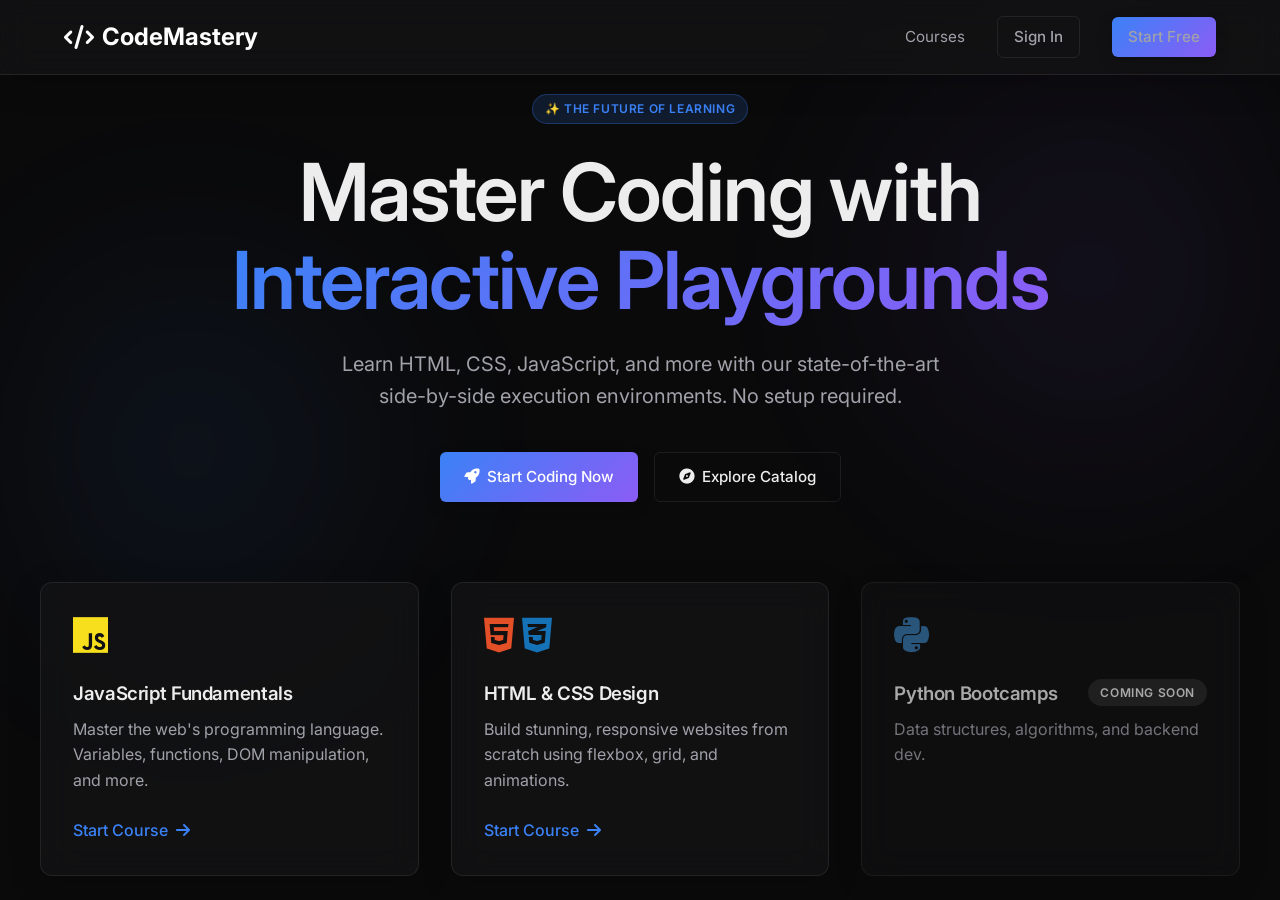
<file: index.html>
<!DOCTYPE html>
<html lang="en">
<head>
  <meta charset="UTF-8">
  <meta name="viewport" content="width=device-width, initial-scale=1.0">
  <title>CodeMastery | Learn Programming Intuitively</title>
  <link rel="stylesheet" href="styles/theme.css">
  <link rel="stylesheet" href="https://cdnjs.cloudflare.com/ajax/libs/font-awesome/6.4.0/css/all.min.css">
  <style>
    /* Hero Section Specific Styles */
    .hero {
      position: relative;
      min-height: calc(100vh - 80px);
      display: flex;
      flex-direction: column;
      justify-content: center;
      align-items: center;
      text-align: center;
      padding: 0 2rem;
      z-index: 10;
    }
    
    .hero-title {
      font-size: clamp(3rem, 8vw, 5rem);
      line-height: 1.1;
      margin-bottom: 1.5rem;
      max-width: 900px;
    }
    
    .hero-subtitle {
      font-size: 1.25rem;
      color: var(--text-secondary);
      max-width: 600px;
      margin-bottom: 2.5rem;
    }
    
    .hero-buttons {
      display: flex;
      gap: 1rem;
    }
    
    .course-grid {
      display: grid;
      grid-template-columns: repeat(auto-fit, minmax(300px, 1fr));
      gap: 2rem;
      margin-top: 5rem;
      width: 100%;
      max-width: 1200px;
    }
    
    .course-card {
      padding: 2rem;
      text-align: left;
      transition: var(--transition-smooth);
      transform: translateY(0);
      text-decoration: none;
      color: inherit;
    }
    
    .course-card:hover {
      transform: translateY(-10px);
      border-color: var(--accent-blue);
      box-shadow: var(--glow-primary);
    }
    
    .course-icon {
      font-size: 2.5rem;
      margin-bottom: 1.5rem;
      display: inline-block;
    }
    
    .icon-js { color: #f7df1e; }
    .icon-html { color: #e34f26; }
    .icon-css { color: #1572b6; }
    .icon-python { color: #3776ab; }
  </style>
</head>
<body>

  <!-- Background Decorative Mesh -->
  <div class="bg-mesh"></div>

  <!-- Navigation -->
  <nav class="navbar glass-panel animate-fade-in" style="border-radius: 0; border-left: none; border-right: none; border-top: none;">
    <a href="index.html" class="nav-brand">
      <i class="fa-solid fa-code"></i> CodeMastery
    </a>
    <div class="nav-links">
      <a href="#courses">Courses</a>
      <a href="login.html" class="btn btn-outline" style="padding: 0.5rem 1rem;">Sign In</a>
      <a href="login.html" class="btn btn-primary" style="padding: 0.5rem 1rem;">Start Free</a>
    </div>
  </nav>

  <!-- Main Hero -->
  <main class="hero animate-fade-in" style="animation-delay: 0.1s;">
    <span class="badge badge-new" style="margin-bottom: 1.5rem;">&#10024; The Future of Learning</span>
    <h1 class="hero-title">Master Coding with <br> <span class="text-gradient">Interactive Playgrounds</span></h1>
    <p class="hero-subtitle">Learn HTML, CSS, JavaScript, and more with our state-of-the-art side-by-side execution environments. No setup required.</p>
    
    <div class="hero-buttons">
      <a href="login.html" class="btn btn-primary btn-lg"><i class="fa-solid fa-rocket"></i> Start Coding Now</a>
      <a href="#courses" class="btn btn-outline btn-lg"><i class="fa-solid fa-compass"></i> Explore Catalog</a>
    </div>

    <!-- Course Grid Preview -->
    <div id="courses" class="course-grid">
      <a href="login.html" class="course-card glass-panel">
        <i class="fa-brands fa-js course-icon icon-js"></i>
        <h3>JavaScript Fundamentals</h3>
        <p style="color: var(--text-secondary); margin-top: 0.5rem;">Master the web's programming language. Variables, functions, DOM manipulation, and more.</p>
        <div style="margin-top: 1.5rem; display: flex; align-items: center; gap: 0.5rem; color: var(--accent-blue); font-weight: 500;">
          Start Course <i class="fa-solid fa-arrow-right"></i>
        </div>
      </a>
      
      <a href="login.html" class="course-card glass-panel">
        <div style="display: flex; gap: 0.5rem;">
          <i class="fa-brands fa-html5 course-icon icon-html"></i>
          <i class="fa-brands fa-css3-alt course-icon icon-css"></i>
        </div>
        <h3>HTML & CSS Design</h3>
        <p style="color: var(--text-secondary); margin-top: 0.5rem;">Build stunning, responsive websites from scratch using flexbox, grid, and animations.</p>
        <div style="margin-top: 1.5rem; display: flex; align-items: center; gap: 0.5rem; color: var(--accent-blue); font-weight: 500;">
          Start Course <i class="fa-solid fa-arrow-right"></i>
        </div>
      </a>
      
      <div class="course-card glass-panel" style="opacity: 0.7; cursor: not-allowed;">
        <i class="fa-brands fa-python course-icon icon-python"></i>
        <div style="display: flex; justify-content: space-between; align-items: start;">
           <h3>Python Bootcamps</h3>
           <span class="badge" style="background: rgba(255,255,255,0.1);">Coming Soon</span>
        </div>
        <p style="color: var(--text-secondary); margin-top: 0.5rem;">Data structures, algorithms, and backend dev.</p>
      </div>
    </div>
  </main>

  <script src="script/app.js"></script>
</body>
</html>
</file>
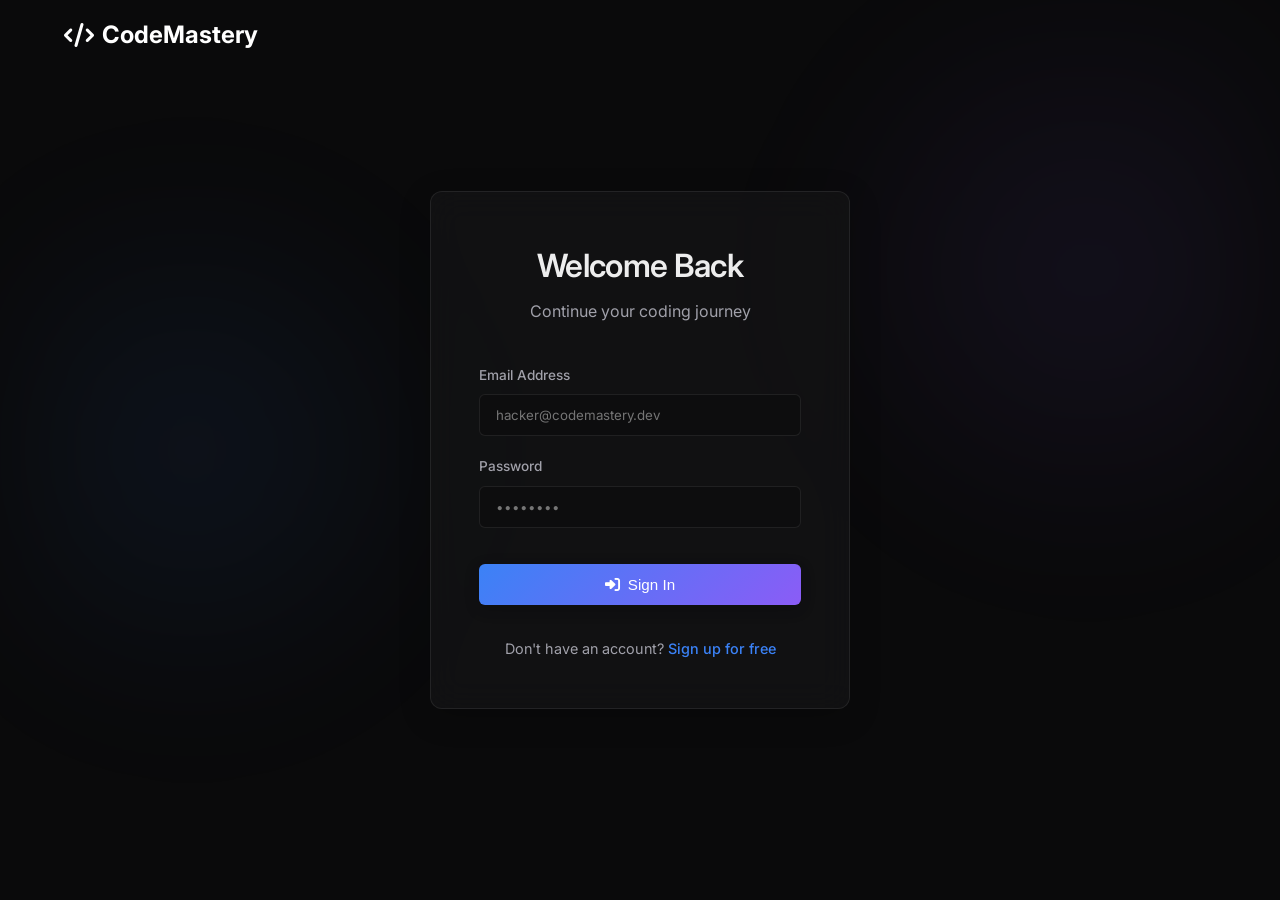
<file: dashboard.html>
<!DOCTYPE html>
<html lang="en">
<head>
  <meta charset="UTF-8">
  <meta name="viewport" content="width=device-width, initial-scale=1.0">
  <title>Dashboard | CodeMastery</title>
  <link rel="stylesheet" href="styles/theme.css">
  <link rel="stylesheet" href="styles/dashboard.css">
  <link rel="stylesheet" href="https://cdnjs.cloudflare.com/ajax/libs/font-awesome/6.4.0/css/all.min.css">
</head>
<body>

  <div class="bg-mesh"></div>
  
  <nav class="navbar glass-panel" style="border-radius: 0; border-left: none; border-right: none; border-top: none;">
    <a href="index.html" class="nav-brand">
      <i class="fa-solid fa-code"></i> CodeMastery
    </a>
    <div class="nav-links">
      <a href="dashboard.html" style="color: white; font-weight: 500;">Dashboard</a>
      <a href="#" onclick="logout()" class="btn btn-outline" style="padding: 0.5rem 1rem;">Logout <i class="fa-solid fa-power-off"></i></a>
    </div>
  </nav>

  <div class="dashboard-container animate-fade-in" style="animation-delay: 0.1s;">
    
    <!-- Sidebar -->
    <aside class="sidebar">
      <div class="user-profile-card glass-panel">
        <div class="avatar" id="user-avatar">A</div>
        <div class="user-info">
          <h2 id="user-name">Loading...</h2>
          <p id="user-email">loading@user.com</p>
        </div>
      </div>
      
      <div class="stats-card glass-panel">
        <h3 style="margin-bottom: 1.5rem; font-size: 1.1rem;">My Progress</h3>
        
        <div class="stat-item">
          <span style="color: var(--text-secondary);">Courses Enrolled</span>
          <strong id="stat-enrolled">2</strong>
        </div>
        <div class="stat-item">
          <span style="color: var(--text-secondary);">Total Lessons Completed</span>
          <strong id="stat-completed" style="color: var(--success);">0</strong>
        </div>
        <div class="stat-item">
          <span style="color: var(--text-secondary);">Global Rank</span>
          <strong style="color: var(--accent-blue);">#4092</strong>
        </div>
      </div>
    </aside>

    <!-- Main Content -->
    <main class="main-content">
      <div class="section-header">
        <h2>Continue Learning</h2>
      </div>
      
      <div class="course-grid">
        
        <!-- JavaScript Course Card -->
        <div class="course-card glass-panel">
          <div class="course-header">
            <i class="fa-brands fa-js course-icon" style="color: #f7df1e;"></i>
            <h3 class="course-title">JavaScript Fundamentals</h3>
          </div>
          <p style="color: var(--text-secondary); font-size: 0.9rem; margin-bottom: 1.5rem; flex: 1;">
            Master core JS including variables, logic, functions, DOM manipulation, and side-by-side editing.
          </p>
          
          <div class="progress-text" id="js-progress-text">0% Completed</div>
          <div class="progress-container">
            <div class="progress-bar" id="js-progress-bar" style="width: 0%;"></div>
          </div>
          
          <a href="learn.html?course=js" class="btn btn-primary" style="width: 100%; justify-content: center;">
            <i class="fa-solid fa-play"></i> Resume Course
          </a>
        </div>

        <!-- HTML/CSS Course Card -->
        <div class="course-card glass-panel">
          <div class="course-header">
            <div style="display: flex; gap: 0.25rem;">
              <i class="fa-brands fa-html5 course-icon" style="color: #e34f26;"></i>
              <i class="fa-brands fa-css3-alt course-icon" style="color: #1572b6;"></i>
            </div>
            <h3 class="course-title">HTML & CSS UI Design</h3>
          </div>
          <p style="color: var(--text-secondary); font-size: 0.9rem; margin-bottom: 1.5rem; flex: 1;">
            Build perfect structure and stunning styles.
          </p>
          
          <div class="progress-text" id="html-progress-text">0% Completed</div>
          <div class="progress-container">
            <div class="progress-bar" id="html-progress-bar" style="width: 0%;"></div>
          </div>
          
          <a href="learn.html?course=html" class="btn btn-primary" style="width: 100%; justify-content: center; background: rgba(255,255,255,0.05); color: white; border: 1px solid var(--border-glass)">
            <i class="fa-solid fa-play"></i> Start Course
          </a>
        </div>

      </div>
    </main>

  </div>

  <script src="script/auth.js"></script>
  <script src="script/progress.js"></script>
</body>
</html>
</file>
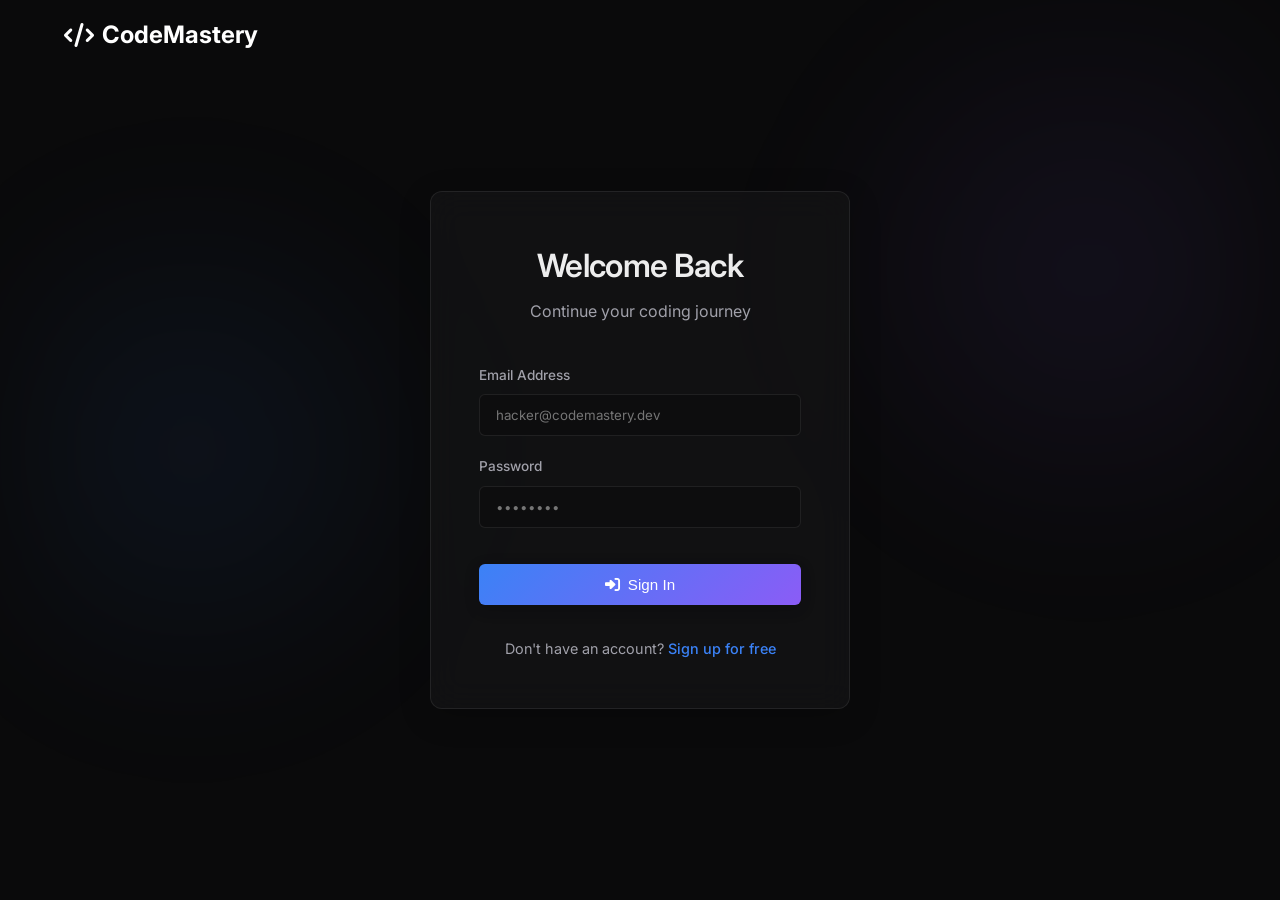
<file: login.html>
<!DOCTYPE html>
<html lang="en">
<head>
  <meta charset="UTF-8">
  <meta name="viewport" content="width=device-width, initial-scale=1.0">
  <title>Login | CodeMastery</title>
  <link rel="stylesheet" href="styles/theme.css">
  <link rel="stylesheet" href="https://cdnjs.cloudflare.com/ajax/libs/font-awesome/6.4.0/css/all.min.css">
  <style>
    .auth-container {
      min-height: 100vh;
      display: flex;
      align-items: center;
      justify-content: center;
      padding: 2rem;
    }
    
    .auth-card {
      width: 100%;
      max-width: 420px;
      padding: 3rem;
      text-align: center;
    }
    
    .auth-title {
      font-size: 2rem;
      margin-bottom: 0.5rem;
    }
    
    .auth-subtitle {
      color: var(--text-secondary);
      margin-bottom: 2.5rem;
    }
    
    .auth-form {
      display: flex;
      flex-direction: column;
      gap: 1.25rem;
      text-align: left;
    }
    
    .form-group {
      display: flex;
      flex-direction: column;
      gap: 0.5rem;
    }
    
    .form-group label {
      font-size: 0.85rem;
      font-weight: 500;
      color: var(--text-secondary);
    }
    
    .auth-error {
      color: var(--danger);
      font-size: 0.85rem;
      margin-top: 0.5rem;
      display: none;
      text-align: center;
    }

    .auth-switch {
      margin-top: 2rem;
      font-size: 0.9rem;
      color: var(--text-secondary);
    }
    
    .auth-switch a {
      color: var(--accent-blue);
      text-decoration: none;
      font-weight: 500;
    }
    
    .auth-switch a:hover {
      text-decoration: underline;
    }
  </style>
</head>
<body>

  <div class="bg-mesh"></div>
  
  <nav class="navbar" style="position: absolute; width: 100%; border-bottom: none;">
    <a href="index.html" class="nav-brand">
      <i class="fa-solid fa-code"></i> CodeMastery
    </a>
  </nav>

  <div class="auth-container animate-fade-in">
    <div class="auth-card glass-panel" id="login-view">
      <h1 class="auth-title">Welcome Back</h1>
      <p class="auth-subtitle">Continue your coding journey</p>
      
      <form class="auth-form" id="login-form">
        <div class="form-group">
          <label for="login-email">Email Address</label>
          <input type="email" id="login-email" class="input-field" placeholder="hacker@codemastery.dev" required>
        </div>
        
        <div class="form-group">
          <label for="login-password">Password</label>
          <input type="password" id="login-password" class="input-field" placeholder="••••••••" required>
        </div>
        
        <div class="auth-error" id="login-error">Invalid credentials</div>
        
        <button type="submit" class="btn btn-primary" style="margin-top: 1rem; width: 100%; justify-content: center;">
          <i class="fa-solid fa-right-to-bracket"></i> Sign In
        </button>
      </form>
      
      <p class="auth-switch">Don't have an account? <a href="#" id="switch-to-register">Sign up for free</a></p>
    </div>

    <!-- Register View (Hidden by default) -->
    <div class="auth-card glass-panel" id="register-view" style="display: none;">
      <h1 class="auth-title">Create Account</h1>
      <p class="auth-subtitle">Join the developer revolution</p>
      
      <form class="auth-form" id="register-form">
        <div class="form-group">
          <label for="reg-name">Full Name</label>
          <input type="text" id="reg-name" class="input-field" placeholder="John Doe" required>
        </div>
        <div class="form-group">
          <label for="reg-email">Email Address</label>
          <input type="email" id="reg-email" class="input-field" placeholder="hacker@codemastery.dev" required>
        </div>
        
        <div class="form-group">
          <label for="reg-password">Password</label>
          <input type="password" id="reg-password" class="input-field" placeholder="Create a strong password" required>
        </div>
        
        <div class="auth-error" id="reg-error"></div>
        
        <button type="submit" class="btn btn-primary" style="margin-top: 1rem; width: 100%; justify-content: center;">
          <i class="fa-solid fa-user-plus"></i> Initialize Account
        </button>
      </form>
      
      <p class="auth-switch">Already registered? <a href="#" id="switch-to-login">Sign in</a></p>
    </div>
  </div>

  <script src="script/auth.js"></script>
</body>
</html>
</file>
<file: styles/theme.css>
@import url('https://fonts.googleapis.com/css2?family=Inter:wght@300;400;500;600;700&display=swap');
@import url('https://fonts.googleapis.com/css2?family=Fira+Code:wght@400;500&display=swap');

:root {
  /* Premium Dark Mode Colors */
  --bg-base: #0a0a0b;
  --bg-surface: #141416;
  --bg-glass: rgba(20, 20, 22, 0.7);
  --border-glass: rgba(255, 255, 255, 0.08);
  
  --text-primary: #ededed;
  --text-secondary: #a1a1aa;
  --text-muted: #71717a;
  
  /* Vibrant Accents */
  --accent-blue: #3b82f6;
  --accent-purple: #8b5cf6;
  --accent-gradient: linear-gradient(135deg, var(--accent-blue), var(--accent-purple));
  
  --success: #10b981;
  --danger: #ef4444;
  --warning: #f59e0b;
  
  /* Glow Effects */
  --glow-primary: 0 0 20px rgba(59, 130, 246, 0.5);
  --glow-secondary: 0 0 20px rgba(139, 92, 246, 0.5);
  
  /* Animations */
  --transition-fast: 0.15s ease-out;
  --transition-smooth: 0.3s cubic-bezier(0.4, 0, 0.2, 1);
  
  /* Geometry */
  --radius-sm: 6px;
  --radius-md: 12px;
  --radius-lg: 20px;
  --radius-full: 9999px;
}

/* Reset & Scaffolding */
* {
  margin: 0;
  padding: 0;
  box-sizing: border-box;
}

body {
  font-family: 'Inter', sans-serif;
  background-color: var(--bg-base);
  color: var(--text-primary);
  line-height: 1.6;
  min-height: 100vh;
  overflow-x: hidden;
  position: relative;
}

/* Custom Scrollbar */
::-webkit-scrollbar {
  width: 8px;
  height: 8px;
}
::-webkit-scrollbar-track {
  background: var(--bg-surface);
}
::-webkit-scrollbar-thumb {
  background: var(--border-glass);
  border-radius: var(--radius-full);
}
::-webkit-scrollbar-thumb:hover {
  background: var(--text-muted);
}

/* Dynamic Animated Background Mesh */
.bg-mesh {
  position: fixed;
  top: 0;
  left: 0;
  width: 100vw;
  height: 100vh;
  z-index: -1;
  background: 
    radial-gradient(circle at 15% 50%, rgba(59, 130, 246, 0.08), transparent 25%),
    radial-gradient(circle at 85% 30%, rgba(139, 92, 246, 0.08), transparent 25%);
  filter: blur(60px);
  pointer-events: none;
}

/* Typography Utilities */
h1, h2, h3, h4, h5, h6 {
  font-weight: 600;
  letter-spacing: -0.02em;
  color: var(--text-primary);
}

.text-gradient {
  background: var(--accent-gradient);
  -webkit-background-clip: text;
  -webkit-text-fill-color: transparent;
  background-clip: text;
}

/* Glassmorphism Utilities */
.glass-panel {
  background: var(--bg-glass);
  backdrop-filter: blur(16px);
  -webkit-backdrop-filter: blur(16px);
  border: 1px solid var(--border-glass);
  border-radius: var(--radius-md);
  box-shadow: 0 8px 32px rgba(0, 0, 0, 0.2);
}

/* UI Elements */
.btn {
  display: inline-flex;
  align-items: center;
  justify-content: center;
  padding: 0.75rem 1.5rem;
  border-radius: var(--radius-sm);
  font-weight: 500;
  font-size: 0.95rem;
  cursor: pointer;
  transition: var(--transition-smooth);
  border: none;
  outline: none;
  text-decoration: none;
  gap: 0.5rem;
}

.btn-primary {
  background: var(--accent-gradient);
  color: white;
  box-shadow: 0 4px 15px rgba(0, 0, 0, 0.2);
}

.btn-primary:hover {
  transform: translateY(-2px);
  box-shadow: var(--glow-primary);
}

.btn-outline {
  background: transparent;
  color: var(--text-primary);
  border: 1px solid var(--border-glass);
}

.btn-outline:hover {
  background: rgba(255, 255, 255, 0.05);
  border-color: rgba(255, 255, 255, 0.15);
}

.input-field {
  width: 100%;
  padding: 0.75rem 1rem;
  background: rgba(0, 0, 0, 0.2);
  border: 1px solid var(--border-glass);
  border-radius: var(--radius-sm);
  color: var(--text-primary);
  font-family: inherit;
  transition: var(--transition-fast);
}

.input-field:focus {
  outline: none;
  border-color: var(--accent-blue);
  box-shadow: 0 0 0 2px rgba(59, 130, 246, 0.2);
}

/* Navbar */
.navbar {
  display: flex;
  align-items: center;
  justify-content: space-between;
  padding: 1rem 5%;
  position: sticky;
  top: 0;
  z-index: 100;
  border-bottom: 1px solid var(--border-glass);
}

.nav-brand {
  font-size: 1.5rem;
  font-weight: 700;
  display: flex;
  align-items: center;
  gap: 0.5rem;
  text-decoration: none;
  color: white;
}

.nav-links {
  display: flex;
  gap: 2rem;
  align-items: center;
}

.nav-links a {
  color: var(--text-secondary);
  text-decoration: none;
  font-size: 0.95rem;
  transition: var(--transition-fast);
}

.nav-links a:hover {
  color: var(--text-primary);
}

/* Utility Layouts */
.container {
  max-width: 1200px;
  margin: 0 auto;
  padding: 0 2rem;
}

.flex-center {
  display: flex;
  align-items: center;
  justify-content: center;
}

/* Badges */
.badge {
  padding: 0.25rem 0.75rem;
  border-radius: var(--radius-full);
  font-size: 0.75rem;
  font-weight: 600;
  text-transform: uppercase;
  letter-spacing: 0.05em;
}

.badge-new {
  background: rgba(59, 130, 246, 0.15);
  color: var(--accent-blue);
  border: 1px solid rgba(59, 130, 246, 0.3);
}

/* Animations */
@keyframes fadeIn {
  from { opacity: 0; transform: translateY(10px); }
  to { opacity: 1; transform: translateY(0); }
}

.animate-fade-in {
  animation: fadeIn var(--transition-smooth) forwards;
}
</file>
<file: styles/dashboard.css>
/* styles/dashboard.css */

.dashboard-container {
  display: flex;
  min-height: calc(100vh - 80px); /* Minus navbar approx */
  max-width: 1200px;
  margin: 0 auto;
  padding: 2rem;
  gap: 2rem;
}

.sidebar {
  width: 300px;
  display: flex;
  flex-direction: column;
  gap: 1.5rem;
}

.user-profile-card {
  padding: 1.5rem;
  display: flex;
  align-items: center;
  gap: 1rem;
}

.avatar {
  width: 50px;
  height: 50px;
  border-radius: var(--radius-full);
  background: var(--accent-gradient);
  display: flex;
  align-items: center;
  justify-content: center;
  font-weight: 700;
  font-size: 1.25rem;
  color: white;
}

.user-info h2 {
  font-size: 1.1rem;
  margin-bottom: 0.25rem;
}

.user-info p {
  font-size: 0.85rem;
  color: var(--text-secondary);
}

.stats-card {
  padding: 1.5rem;
}

.stat-item {
  display: flex;
  justify-content: space-between;
  margin-bottom: 1rem;
  padding-bottom: 1rem;
  border-bottom: 1px solid var(--border-glass);
}
.stat-item:last-child {
  margin-bottom: 0;
  padding-bottom: 0;
  border-bottom: none;
}

.main-content {
  flex: 1;
  display: flex;
  flex-direction: column;
  gap: 2rem;
}

.section-header {
  display: flex;
  justify-content: space-between;
  align-items: center;
  margin-bottom: 1rem;
}

.course-grid {
  display: grid;
  grid-template-columns: repeat(auto-fill, minmax(280px, 1fr));
  gap: 1.5rem;
}

.course-card {
  padding: 1.5rem;
  display: flex;
  flex-direction: column;
  transition: var(--transition-smooth);
}

.course-card:hover {
  transform: translateY(-5px);
  border-color: rgba(255, 255, 255, 0.2);
}

.course-header {
  display: flex;
  align-items: center;
  gap: 1rem;
  margin-bottom: 1rem;
}

.course-icon {
  font-size: 2rem;
}

.course-title {
  font-size: 1.1rem;
  font-weight: 600;
}

/* Progress Bar */
.progress-container {
  width: 100%;
  height: 8px;
  background: rgba(255, 255, 255, 0.1);
  border-radius: var(--radius-full);
  margin-top: auto;
  margin-bottom: 1rem;
  position: relative;
  overflow: hidden;
}

.progress-bar {
  height: 100%;
  background: var(--accent-gradient);
  width: 0%;
  border-radius: var(--radius-full);
  transition: width 1s ease-in-out;
}

.progress-text {
  font-size: 0.85rem;
  color: var(--text-secondary);
  text-align: right;
  margin-bottom: 1rem;
}

@media (max-width: 768px) {
  .dashboard-container {
    flex-direction: column;
  }
  .sidebar {
    width: 100%;
  }
}
</file>
